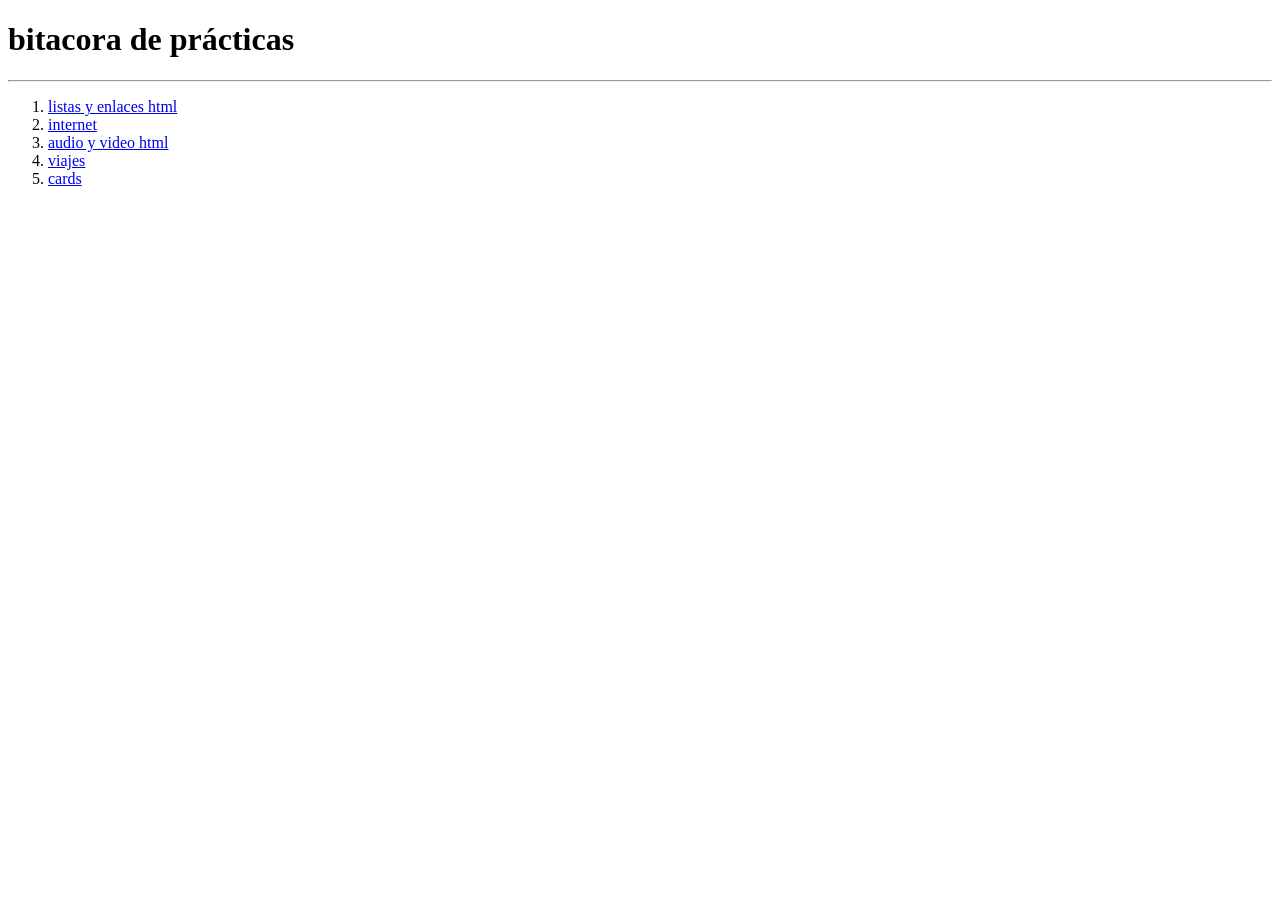
<file: index.html>
<!DOCTYPE html>
<html lang="en">
<head>
    <meta charset="UTF-8">
    <meta name="viewport" content="width=device-width, initial-scale=1.0">
    <title> prácticas web </title>
</head>
<body>
   <h1>bitacora de prácticas</h1> 
    <hr>
     <ol> 
        <li><a href="ejercicios/listasyenlaces.html">listas y enlaces html</a></li>
        <li><a href="ejercicios/internet.html">internet</a></li>
        <li><a href="ejercicios/audio-video.html">audio y video html</a></li>
        <li><a href="ejercicios/viajes.html">viajes</a></li>
        <li><a href="ejercicios/card.html">cards</a></li>
        

    </ol>

</body>
</html>
</file>
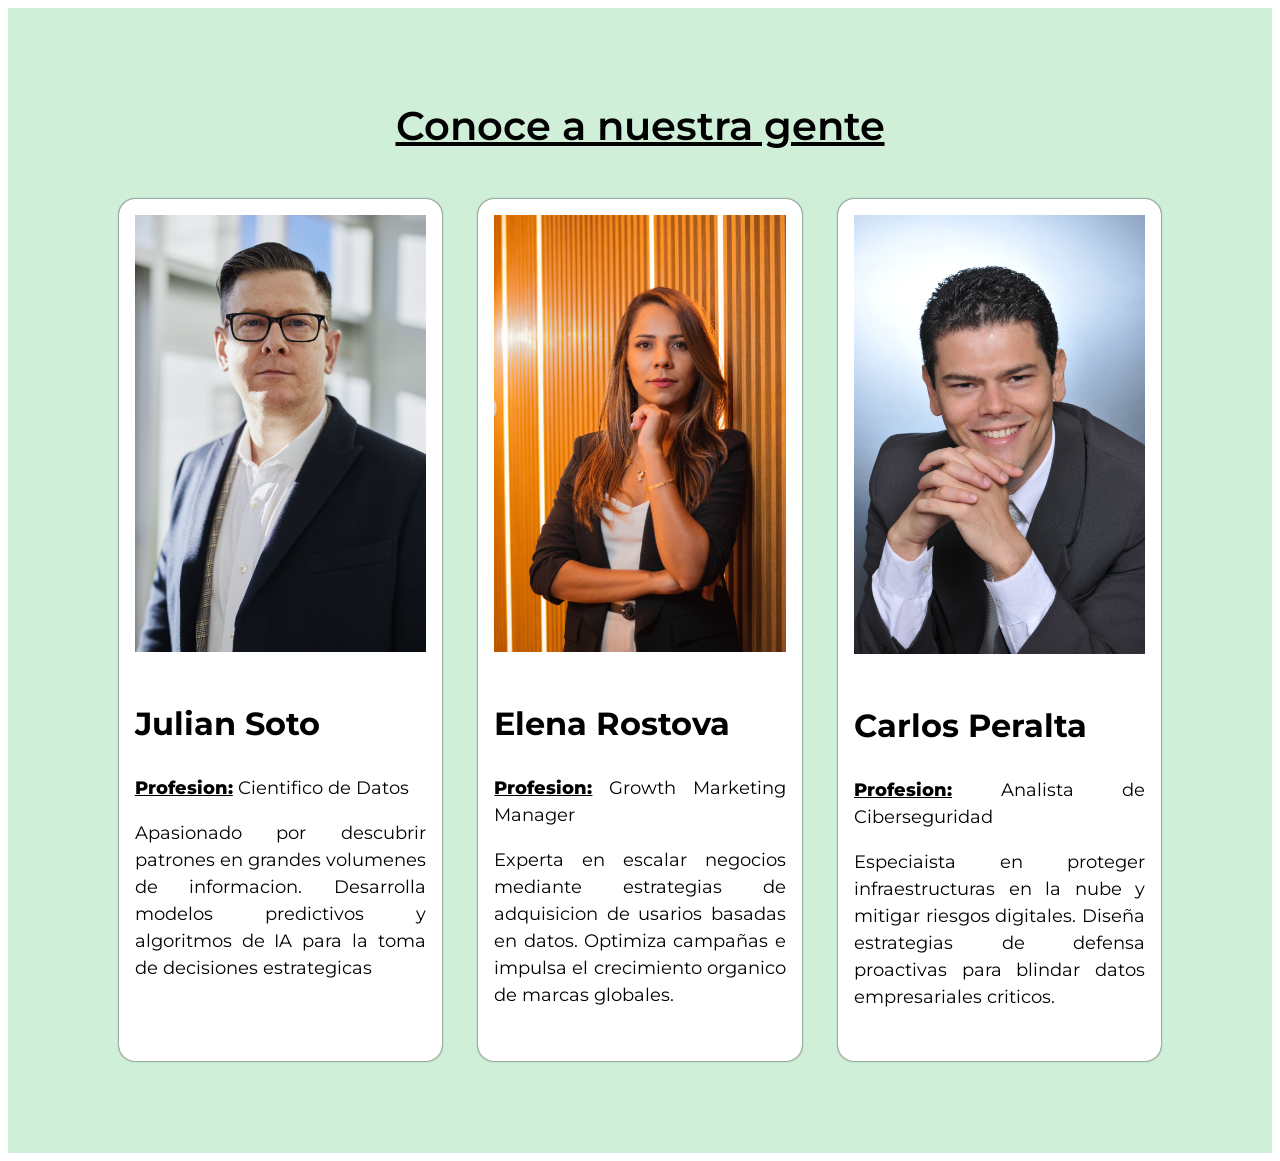
<file: ejercicios/card.html>
<!DOCTYPE html>
<html lang="en">
<head>
    <meta charset="UTF-8">
    <meta name="viewport" content="width=device-width, initial-scale=1.0">
    <title>Carrd</title>
    <!--FUENTES-->
    <link href="https://fonts.googleapis.com/css2?family=Montserrat:ital,wght@0,100..900;1,100..900&display=swap" rel="stylesheet">
    <!--CSS PROYECTO CARDS-->
    <link rel="stylesheet" href="../css/card.css">
</head>
<body>
    
    <section id="card-sec">
        <h2>Conoce a nuestra gente</h2>
        <div class="container">
            <div class="items card">
                <img src="../img/perfil3.jpg.jpeg" alt="">
                <div class="contenido">
                      <h3>Julian Soto</h3>
                  <p><span class="prof">Profesion:</span> Cientifico de Datos</p>
                 <p>Apasionado por descubrir patrones en grandes volumenes de informacion. Desarrolla modelos predictivos y algoritmos de IA para la toma de decisiones estrategicas</p>
                </div>
            </div>
             <div class="items card">
                <img src="../img/perfil2.jpg.jpeg" alt="">
                 <div class="contenido">
                    <h3>Elena Rostova</h3>
                  <p><span class="prof">Profesion:</span> Growth Marketing Manager </p>
                 <p>Experta en escalar negocios mediante estrategias de adquisicion de usarios basadas en datos. Optimiza campañas e impulsa el crecimiento organico de marcas globales. </p>
                 </div>
            </div>
             <div class="items card">
                <img src="../img/perfil1.jpeg" alt="">
                <div class="contenido">
                     <h3>Carlos Peralta</h3>
                <p><span class="prof">Profesion:</span> Analista de Ciberseguridad</p>
                <p>Especiaista en proteger infraestructuras en la nube y mitigar riesgos digitales. Diseña estrategias de defensa proactivas para blindar datos empresariales criticos.</p>
                </div>
            </div>
        </div>
    </section>

    
</body>
</html>
</file>
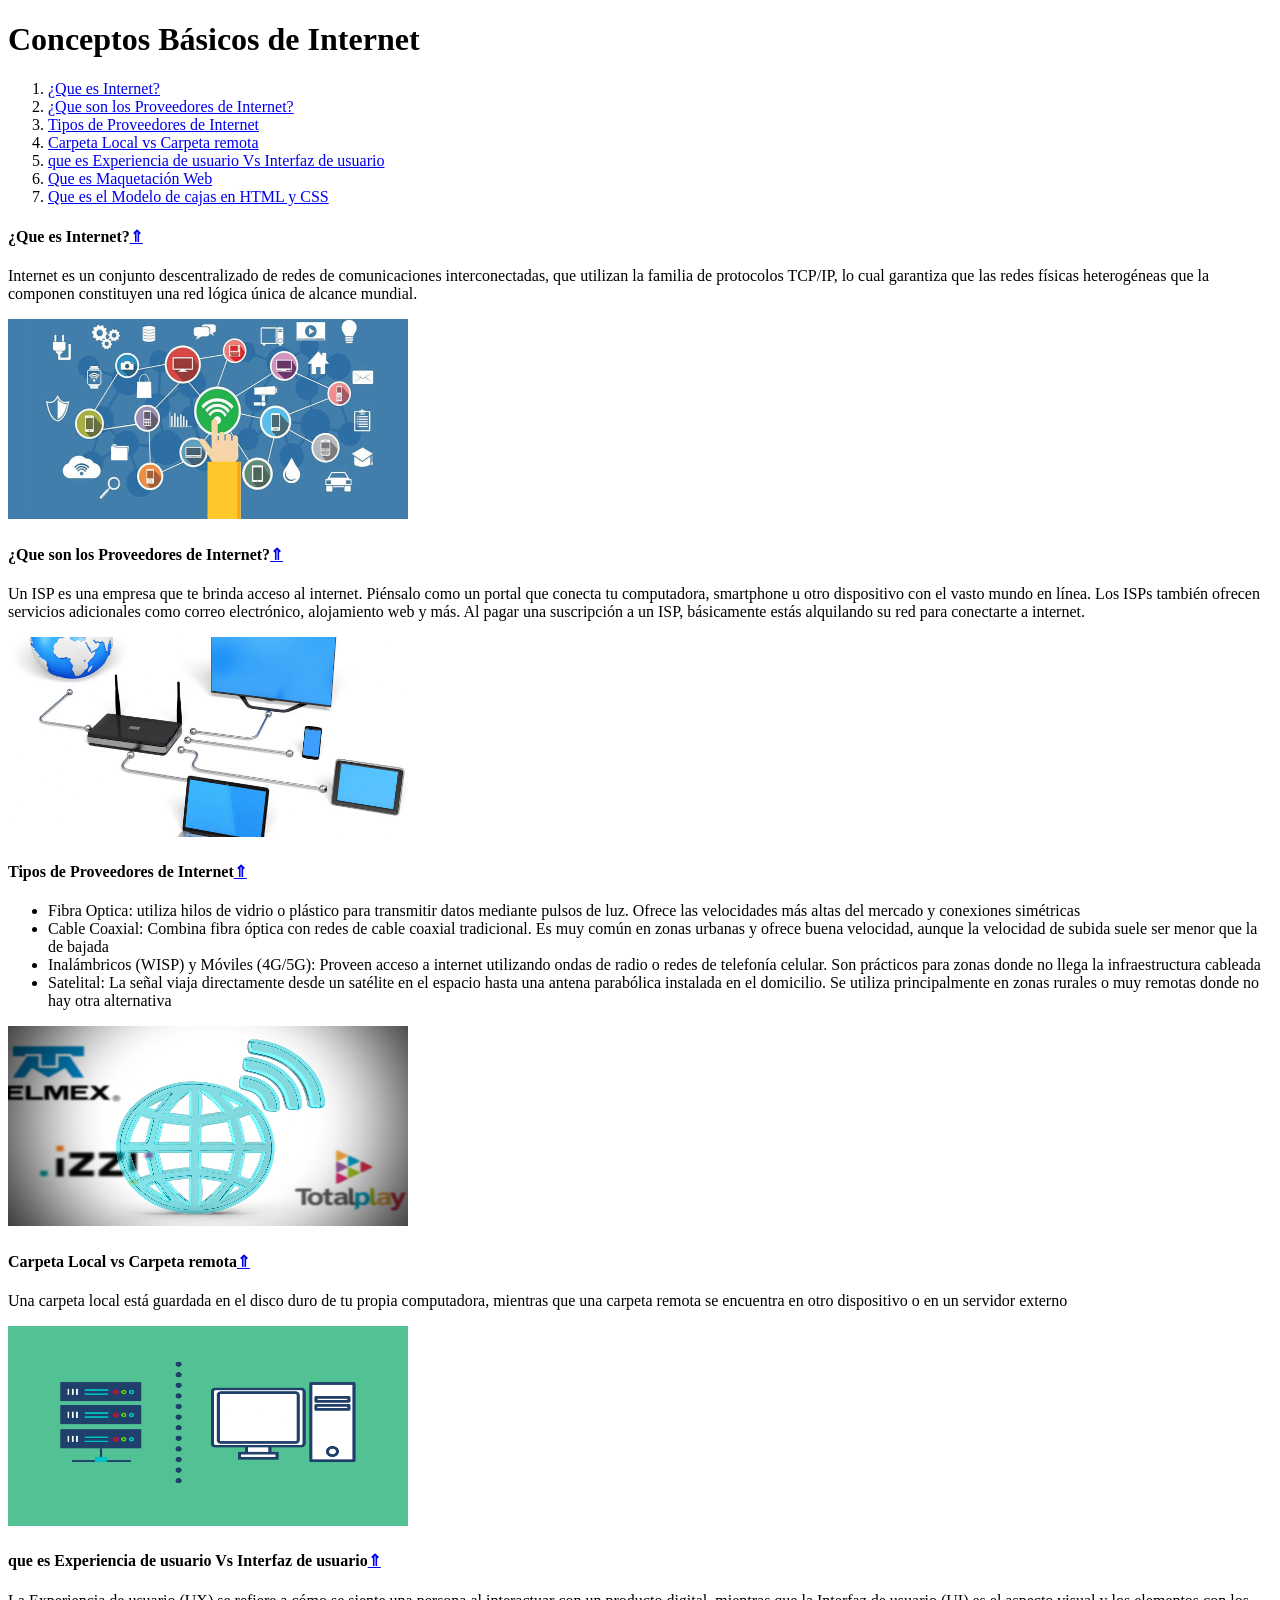
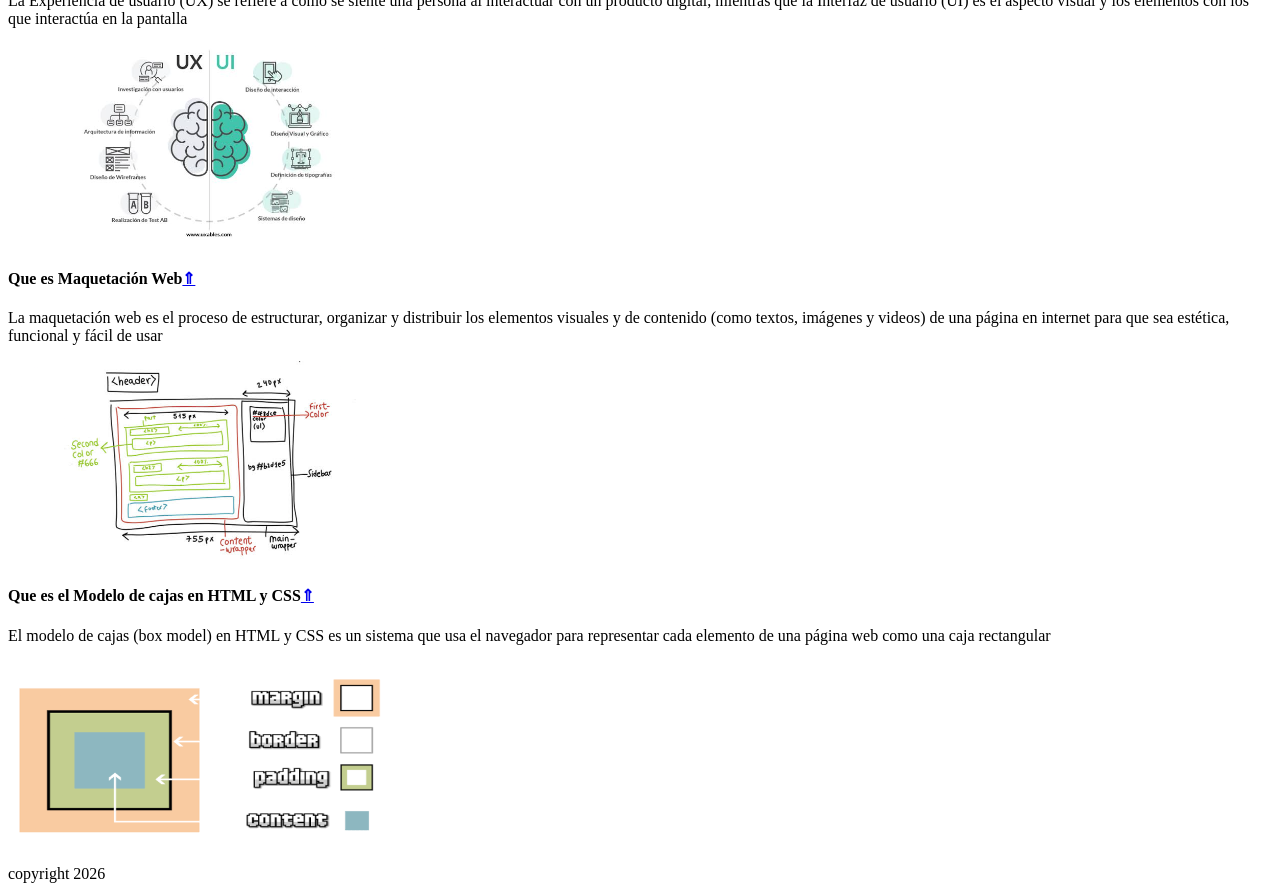
<file: ejercicios/internet.html>
<!DOCTYPE html>
<html lang="en">
<head>
    <meta charset="UTF-8">
    <meta name="viewport" content="width=device-width, initial-scale=1.0">
    <title>Document</title>
</head>
<body> 
    <header>                                    
    <a name="back"></a>
        <h1>Conceptos Básicos de Internet</h1>
    </header>
    <main>
    
    
    <ol>
    <li><a href="#internet">¿Que es Internet?</a></li>
    <li><a href="#proveedor">¿Que son los Proveedores de Internet?</a></li>
    <li><a href="#tipos">Tipos de Proveedores de Internet</a></li>
    <li><a href="#carpeta-local">Carpeta Local vs Carpeta remota</a></li>
    <li><a href="#experiencia">que es Experiencia de usuario Vs Interfaz de usuario</a></li>
    <li><a href="#maquetacion">Que es Maquetación Web</a></li>
    <li><a href="#cajas">Que es el Modelo de cajas en HTML y CSS</a></li>
   
    </ol>

    </main>
    <section>
         <a name="internet"></a>
        <h4>¿Que es Internet?<a href="#back">&#8657;</a></h4>
        <p>Internet es un conjunto descentralizado de redes de comunicaciones interconectadas, que utilizan la familia de protocolos TCP/IP, lo cual garantiza que las redes físicas heterogéneas que la componen constituyen una red lógica única de alcance mundial.</p>
        <img src="../img/internet200x400.png" alt="ejemplo">
     </section>

      <section>
         <a name="proveedor"></a>
        <h4>¿Que son los Proveedores de Internet?<a href="#back">&#8657;</a></h4>
        <p>Un ISP es una empresa que te brinda acceso al internet. Piénsalo como un portal que conecta tu computadora, smartphone u otro dispositivo con el vasto mundo en línea. Los ISPs también ofrecen servicios adicionales como correo electrónico, alojamiento web y más. Al pagar una suscripción a un ISP, básicamente estás alquilando su red para conectarte a internet.</p>
        <img src="../img/image2.png" alt="ejemplo">

       <section>
         <a name="tipos"></a>
        <h4>Tipos de Proveedores de Internet<a href="#back">&#8657;</a></h4>
        <ul> 
        <li>Fibra Optica: utiliza hilos de vidrio o plástico para transmitir datos mediante pulsos de luz. Ofrece las velocidades más altas del mercado y conexiones simétricas</li>
        <li>Cable Coaxial: Combina fibra óptica con redes de cable coaxial tradicional. Es muy común en zonas urbanas y ofrece buena velocidad, aunque la velocidad de subida suele ser menor que la de bajada</li>
        <li>Inalámbricos (WISP) y Móviles (4G/5G): Proveen acceso a internet utilizando ondas de radio o redes de telefonía celular. Son prácticos para zonas donde no llega la infraestructura cableada</li>
        <li>Satelital: La señal viaja directamente desde un satélite en el espacio hasta una antena parabólica instalada en el domicilio. Se utiliza principalmente en zonas rurales o muy remotas donde no hay otra alternativa</li>
        </ul>
        <img src="../img/image3.png" alt="ejemplo">
     </section>

     </section>

     <section>
         <a name="carpeta-local"></a>
        <h4>Carpeta Local vs Carpeta remota<a href="#back">&#8657;</a></h4>
        <p>Una carpeta local está guardada en el disco duro de tu propia computadora, mientras que una carpeta remota se encuentra en otro dispositivo o en un servidor externo</p>
        <img src="../img/image4.png" alt="ejemplo">
     </section>

      <section>
         <a name="experiencia"></a>
        <h4>que es Experiencia de usuario Vs Interfaz de usuario<a href="#back">&#8657;</a></h4>
        <p>La Experiencia de usuario (UX) se refiere a cómo se siente una persona al interactuar con un producto digital, mientras que la Interfaz de usuario (UI) es el aspecto visual y los elementos con los que interactúa en la pantalla</p>
        <img src="../img/image5.png" alt="ejemplo">
     </section>

     <section>
         <a name="maquetacion"></a>
        <h4>Que es Maquetación Web<a href="#back">&#8657;</a></h4>
        <p>La maquetación web es el proceso de estructurar, organizar y distribuir los elementos visuales y de contenido (como textos, imágenes y videos) de una página en internet para que sea estética, funcional y fácil de usar</p>
        <img src="../img/image6.png" alt="ejemplo">
     </section>

       <section>
         <a name="cajas"></a>
        <h4>Que es el Modelo de cajas en HTML y CSS<a href="#back">&#8657;</a></h4>
        <p>El modelo de cajas (box model) en HTML y CSS es un sistema que usa el navegador para representar cada elemento de una página web como una caja rectangular</p>
        <img src="../img/image7.png" alt="ejemplo">
     </section>






   <footer>copyright 2026</footer>
</body>
</html>
</file>
<file: css/card.css>
{ margin: 0;
  padding: 0;  }


body   { font-family: "Montserrat", sans-serif; }

    /*ENCABEZADOS*/

h2 { text-align: center;
     font-size: 2.5em;
     text-decoration: underline;
     font-weight: 600;
     padding: 0pz 16px 32px 16px;}

h3  { font-size: 2em; }

     /*LAYOUT*/

section#card-sec { background-color:#cfefd8; 
                   min-height: 400px ; 
                   padding: 60px 0px;
                }

.container { 
             padding: 16px;
             box-sizing: border-box; 
             width: 85%; 
             margin: 0px auto 0px auto;
             display: flex;
             flex-flow: row wrap;
             justify-content: space-between;
             min-height: 1px;
             /* align-items: stretch;*/ }

.items { width: 31%;
         min-height:  140px; 
         margin-bottom: 16px; }

.container img { width: 100%;
                 margin-bottom: 16px; }

.prof { font-weight: 800;
        text-decoration: underline; }

.container p { line-height: 1.5;
               font-size: 18px;
                text-align: justify;   }


.items p:nth-child(3) { padding-bottom: 16px;  }

.card { background-color: white; 
        border-radius: 16px; 
        overflow: hidden;
        padding: 16px;
        box-sizing: border-box;
        box-shadow: 0px 0px 2px rgba(0, 0, 0.723);}

.cotenido { padding: 0px 16px 16px 16px;
            box-sizing: border-box;    }

@media only screen and { min-width: 600px;  }  {

.container { width: 80%;  }

}

@media only screen and { min-width: 1024px;  }   {

.items  {width: 31%;   }

}
</file>
